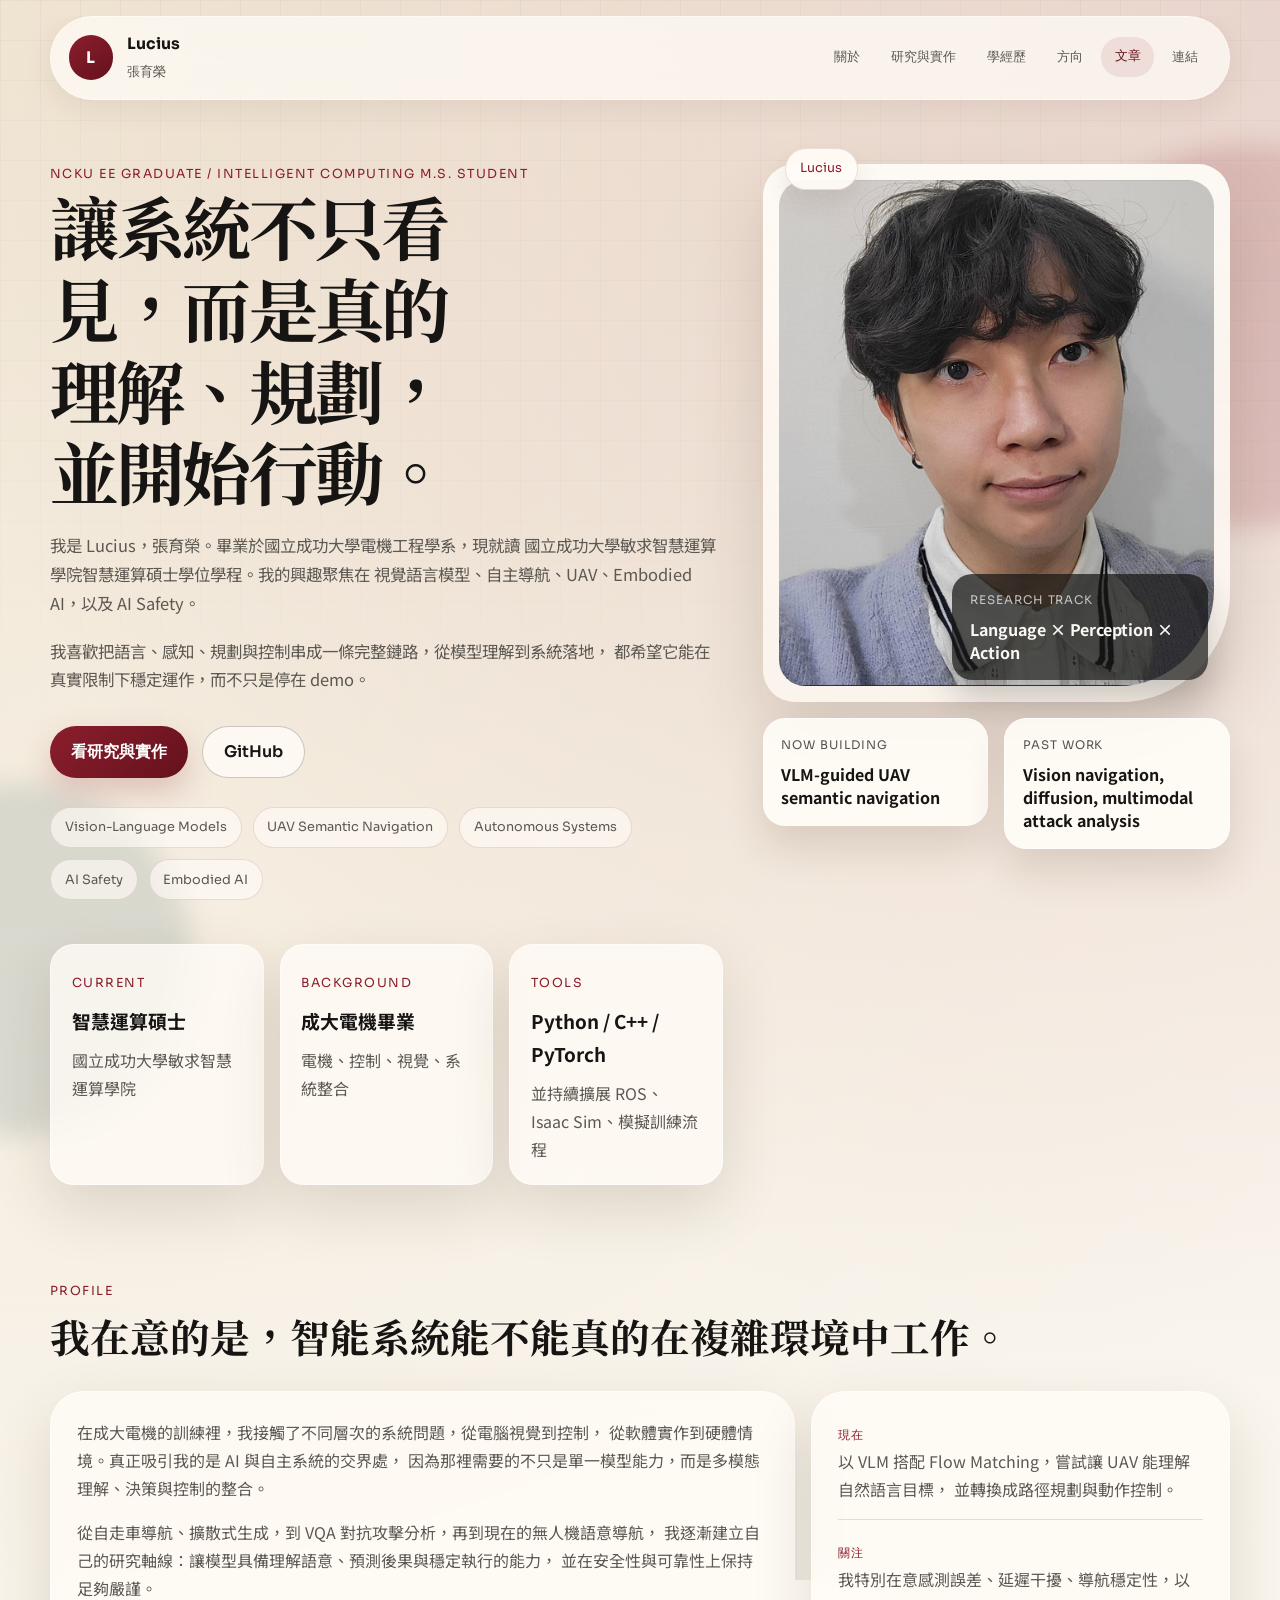
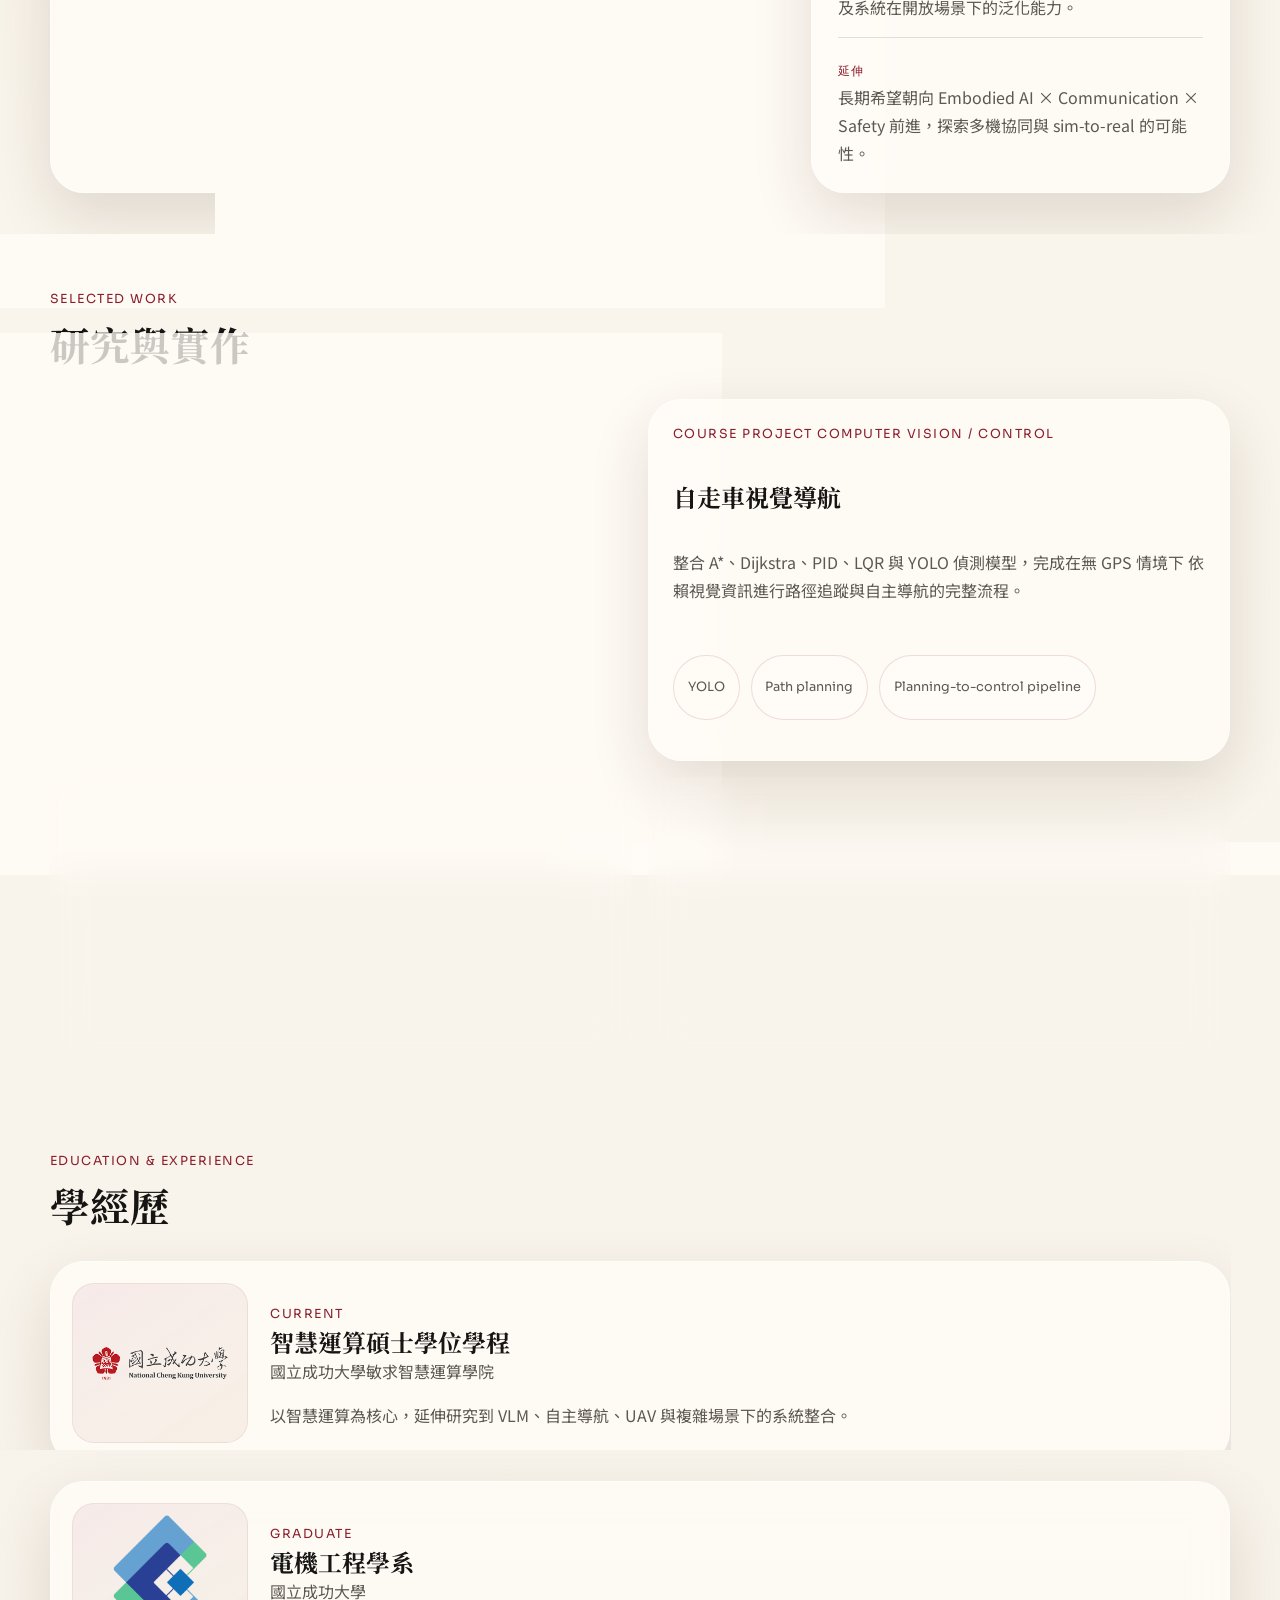
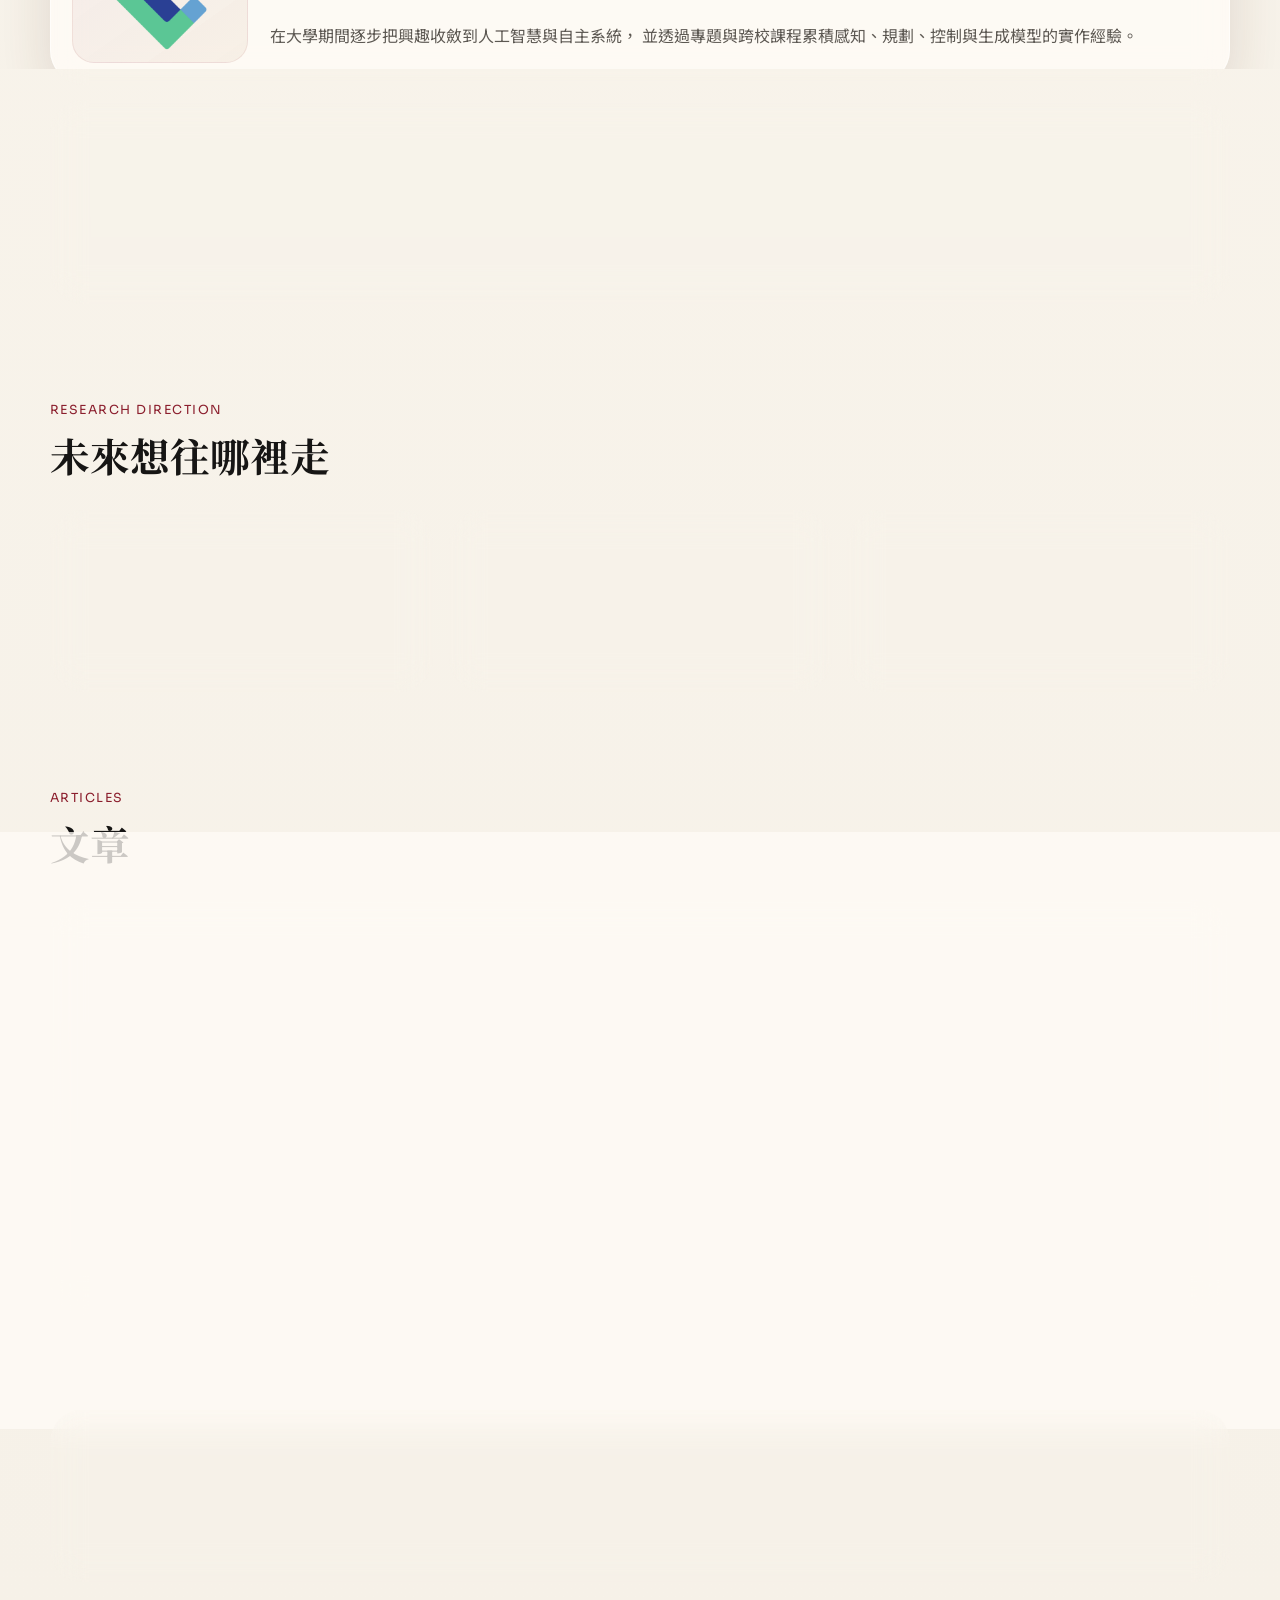
<file: index.html>
<!DOCTYPE html>
<html lang="zh-Hant">
  <head>
    <meta charset="UTF-8" />
    <meta name="viewport" content="width=device-width, initial-scale=1.0" />
    <title>Lucius | 張育榮</title>
    <meta
      name="description"
      content="Lucius 張育榮的個人網站，聚焦於視覺語言模型、自主導航、UAV 與 AI Safety。"
    />
    <link rel="preconnect" href="https://fonts.googleapis.com" />
    <link rel="preconnect" href="https://fonts.gstatic.com" crossorigin />
    <link
      href="https://fonts.googleapis.com/css2?family=Noto+Sans+TC:wght@400;500;700&family=Noto+Serif+TC:wght@600;700&family=Sora:wght@400;500;600;700&display=swap"
      rel="stylesheet"
    />
    <link rel="stylesheet" href="./styles.css" />
  </head>
  <body>
    <div class="site-shell">
      <div class="ambient ambient-one"></div>
      <div class="ambient ambient-two"></div>

      <header class="topbar">
        <a class="brand" href="#top" aria-label="回到頁首">
          <span class="brand-mark">L</span>
          <span class="brand-copy">
            <strong>Lucius</strong>
            <span>張育榮</span>
          </span>
        </a>

        <nav class="nav">
          <a href="#about">關於</a>
          <a href="#work">研究與實作</a>
          <a href="#education">學經歷</a>
          <a href="#vision">方向</a>
          <a href="#articles">文章</a>
          <a href="#links">連結</a>
        </nav>
      </header>

      <main id="top">
        <section class="hero section reveal" id="about">
          <div class="hero-copy">
            <p class="eyebrow">NCKU EE Graduate / Intelligent Computing M.S. Student</p>
            <h1>讓系統不只看見，而是真的理解、規劃，並開始行動。</h1>
            <p class="hero-intro">
              我是 Lucius，張育榮。畢業於國立成功大學電機工程學系，現就讀
              國立成功大學敏求智慧運算學院智慧運算碩士學位學程。我的興趣聚焦在
              視覺語言模型、自主導航、UAV、Embodied AI，以及 AI Safety。
            </p>
            <p class="hero-intro">
              我喜歡把語言、感知、規劃與控制串成一條完整鏈路，從模型理解到系統落地，
              都希望它能在真實限制下穩定運作，而不只是停在 demo。
            </p>

            <div class="hero-actions">
              <a class="button button-primary" href="#work">看研究與實作</a>
              <a
                class="button button-secondary"
                href="https://github.com/PaulCafe-law"
                target="_blank"
                rel="noreferrer"
              >
                GitHub
              </a>
            </div>

            <ul class="focus-list" aria-label="核心關鍵字">
              <li>Vision-Language Models</li>
              <li>UAV Semantic Navigation</li>
              <li>Autonomous Systems</li>
              <li>AI Safety</li>
              <li>Embodied AI</li>
            </ul>

          </div>

          <div class="hero-visual">
            <div class="portrait-frame">
              <span class="portrait-tag portrait-tag-top">Lucius</span>
              <img src="./assets/profile.png" alt="Lucius 張育榮" class="portrait" />
              <div class="portrait-note">
                <span>Research track</span>
                <strong>Language × Perception × Action</strong>
              </div>
            </div>
            <div class="floating-card floating-card-main">
              <span>Now building</span>
              <strong>VLM-guided UAV semantic navigation</strong>
            </div>
            <div class="floating-card floating-card-side">
              <span>Past work</span>
              <strong>Vision navigation, diffusion, multimodal attack analysis</strong>
            </div>
          </div>

          <div class="stat-grid hero-stat-grid">
            <article class="stat-card">
              <span class="stat-label">Current</span>
              <strong>智慧運算碩士</strong>
              <p>國立成功大學敏求智慧運算學院</p>
            </article>
            <article class="stat-card">
              <span class="stat-label">Background</span>
              <strong>成大電機畢業</strong>
              <p>電機、控制、視覺、系統整合</p>
            </article>
            <article class="stat-card">
              <span class="stat-label">Tools</span>
              <strong>Python / C++ / PyTorch</strong>
              <p>並持續擴展 ROS、Isaac Sim、模擬訓練流程</p>
            </article>
          </div>
        </section>

        <section class="section narrative reveal">
          <div class="section-heading">
            <p class="eyebrow">Profile</p>
            <h2>我在意的是，智能系統能不能真的在複雜環境中工作。</h2>
          </div>

          <div class="narrative-grid">
            <article class="panel panel-large">
              <p>
                在成大電機的訓練裡，我接觸了不同層次的系統問題，從電腦視覺到控制，
                從軟體實作到硬體情境。真正吸引我的是 AI 與自主系統的交界處，
                因為那裡需要的不只是單一模型能力，而是多模態理解、決策與控制的整合。
              </p>
              <p>
                從自走車導航、擴散式生成，到 VQA 對抗攻擊分析，再到現在的無人機語意導航，
                我逐漸建立自己的研究軸線：讓模型具備理解語意、預測後果與穩定執行的能力，
                並在安全性與可靠性上保持足夠嚴謹。
              </p>
            </article>

            <article class="panel panel-stack">
              <div class="mini-block">
                <span class="mini-label">現在</span>
                <p>
                  以 VLM 搭配 Flow Matching，嘗試讓 UAV 能理解自然語言目標，
                  並轉換成路徑規劃與動作控制。
                </p>
              </div>
              <div class="mini-block">
                <span class="mini-label">關注</span>
                <p>
                  我特別在意感測誤差、延遲干擾、導航穩定性，以及系統在開放場景下的泛化能力。
                </p>
              </div>
              <div class="mini-block">
                <span class="mini-label">延伸</span>
                <p>
                  長期希望朝向 Embodied AI × Communication × Safety 前進，探索多機協同與 sim-to-real 的可能性。
                </p>
              </div>
            </article>
          </div>
        </section>

        <section class="section reveal" id="work">
          <div class="section-heading">
            <p class="eyebrow">Selected Work</p>
            <h2>研究與實作</h2>
          </div>

          <div class="project-grid">
            <article class="project-card project-card-featured">
              <div class="project-meta">
                <span>Current research</span>
                <span>UAV / VLM / Flow Matching</span>
              </div>
              <h3>UAV 語意導航系統</h3>
              <p>
                建立無人機模擬環境，研究視覺語言模型在語言導引場景中的應用，
                讓系統能理解像「飛到紅色屋頂附近」這類語意指令，
                並將其轉換為路徑規劃與控制決策。
              </p>
              <ul class="tag-row">
                <li>VLM grounding</li>
                <li>Language-guided navigation</li>
                <li>Stability under noise and latency</li>
              </ul>
            </article>

            <article class="project-card">
              <div class="project-meta">
                <span>Course project</span>
                <span>Computer Vision / Control</span>
              </div>
              <h3>自走車視覺導航</h3>
              <p>
                整合 A*、Dijkstra、PID、LQR 與 YOLO 偵測模型，完成在無 GPS 情境下
                依賴視覺資訊進行路徑追蹤與自主導航的完整流程。
              </p>
              <ul class="tag-row">
                <li>YOLO</li>
                <li>Path planning</li>
                <li>Planning-to-control pipeline</li>
              </ul>
            </article>

            <article class="project-card">
              <div class="project-meta">
                <span>Generative modeling</span>
                <span>Diffusion / Multimodal</span>
              </div>
              <h3>基於擴散模型的服飾風格生成</h3>
              <p>
                以 diffusion 流程進行 text-to-image 實作，從雜訊出發學習服飾版型、
                材質與風格的條件式表徵，完成本地訓練與推論驗證。
              </p>
              <ul class="tag-row">
                <li>Diffusion</li>
                <li>Conditional generation</li>
                <li>Style synthesis</li>
              </ul>
            </article>

            <article class="project-card">
              <div class="project-meta">
                <span>AI safety study</span>
                <span>Multimodal robustness</span>
              </div>
              <h3>VQA 對抗樣本攻擊分析</h3>
              <p>
                針對 Visual Question Answering 模型設計對抗樣本，
                測試多模態系統在精心擾動下的脆弱性，並重新思考真實應用中的穩健性需求。
              </p>
              <ul class="tag-row">
                <li>Adversarial examples</li>
                <li>VQA</li>
                <li>AI Safety</li>
              </ul>
            </article>
          </div>
        </section>

        <section class="section reveal" id="education">
          <div class="section-heading">
            <p class="eyebrow">Education & Experience</p>
            <h2>學經歷</h2>
          </div>

          <div class="timeline">
            <article class="timeline-card">
              <div class="school-mark school-mark-horizontal">
                <img src="./assets/logo-ncku-transparent.png" alt="國立成功大學標誌" />
              </div>
              <div class="timeline-copy">
                <span class="time-range">Current</span>
                <h3>智慧運算碩士學位學程</h3>
                <p>國立成功大學敏求智慧運算學院</p>
                <p>
                  以智慧運算為核心，延伸研究到 VLM、自主導航、UAV 與複雜場景下的系統整合。
                </p>
              </div>
            </article>

            <article class="timeline-card">
              <div class="school-mark school-mark-square">
                <img src="./assets/logo-ee.png" alt="成大電機系標誌" />
              </div>
              <div class="timeline-copy">
                <span class="time-range">Graduate</span>
                <h3>電機工程學系</h3>
                <p>國立成功大學</p>
                <p>
                  在大學期間逐步把興趣收斂到人工智慧與自主系統，
                  並透過專題與跨校課程累積感知、規劃、控制與生成模型的實作經驗。
                </p>
              </div>
            </article>

            <article class="timeline-card">
              <div class="school-mark school-mark-text">
                <span>2021</span>
                <span>2022</span>
              </div>
              <div class="timeline-copy">
                <span class="time-range">Leadership</span>
                <h3>Google 軟體開發社社長</h3>
                <p>校園技術社群經營</p>
                <p>
                  從技術交流到活動規劃，培養了我在團隊合作、溝通紀錄與專案推進上的穩定節奏。
                </p>
              </div>
            </article>
          </div>
        </section>

        <section class="section reveal" id="vision">
          <div class="section-heading">
            <p class="eyebrow">Research Direction</p>
            <h2>未來想往哪裡走</h2>
          </div>

          <div class="vision-grid">
            <article class="vision-card">
              <span class="vision-index">01</span>
              <h3>Language to Action</h3>
              <p>讓自然語言指令能真正驅動導航、規劃與控制，不只停留在描述理解。</p>
            </article>
            <article class="vision-card">
              <span class="vision-index">02</span>
              <h3>World Modeling</h3>
              <p>把預測未來狀態的能力帶進自主系統，提升長期決策與場景泛化的品質。</p>
            </article>
            <article class="vision-card">
              <span class="vision-index">03</span>
              <h3>Safety in Deployment</h3>
              <p>把 AI safety 放在系統層思考，確保模型在真實世界部署時仍可靠可控。</p>
            </article>
          </div>
        </section>

        <section class="section reveal" id="articles">
          <div class="section-heading">
            <p class="eyebrow">Articles</p>
            <h2>文章</h2>
          </div>

          <div class="articles-grid">
            <article class="essay-card essay-card-featured">
              <div class="essay-copy">
                <p class="essay-kicker">Essay 01 / 創業哲學</p>
                <h3>當 AI 開始自己行動，誰來踩剎車？</h3>
                <p class="essay-summary">
                  這篇文章談的不是模型有多強，而是當 AI 開始真的替企業執行任務時，
                  人類究竟要把控制權交到哪一步。
                </p>
                <p class="essay-summary">
                  核心命題很直接：企業真正卡住的從來不是「AI 做不做得到」，
                  而是「人敢不敢交出去」。要讓自主系統落地，前面必須先有一層可授權、
                  可干預、可審計的控制面。
                </p>
                <ul class="tag-row essay-tags">
                  <li>創業哲學</li>
                  <li>Autonomous Systems</li>
                  <li>AI Control</li>
                </ul>
                <div class="essay-actions">
                  <a class="button button-primary" href="./articles/ai-control-plane.html">
                    閱讀全文
                  </a>
                </div>
              </div>

              <aside class="essay-aside">
                <span class="essay-aside-label">Control Plane</span>
                <p class="essay-quote">
                  AI 跑得再快，也得有軌道。人該留在哪裡，機器就能安全地走到哪裡。
                </p>
                <ul class="essay-points">
                  <li>授權：任務核可與權限有效期</li>
                  <li>邊界：禁區、閾值與自動剎車條件</li>
                  <li>干預：人工接管、降級策略、緊急中斷</li>
                  <li>審計：決策日誌、軌跡回溯、責任歸因</li>
                </ul>
              </aside>
            </article>
          </div>
        </section>
      </main>

      <footer class="footer reveal" id="links">
        <div>
          <p class="eyebrow">Links</p>
          <h2>連結</h2>
        </div>
        <div class="footer-links">
          <a href="https://github.com/PaulCafe-law" target="_blank" rel="noreferrer">GitHub</a>
          <a href="#top">Back to top</a>
        </div>
        <p class="footer-note">
          Lucius / 張育榮，專注於多模態理解、自主導航與具備落地性的智慧系統。
        </p>
      </footer>
    </div>

    <script src="./script.js"></script>
  </body>
</html>
</file>
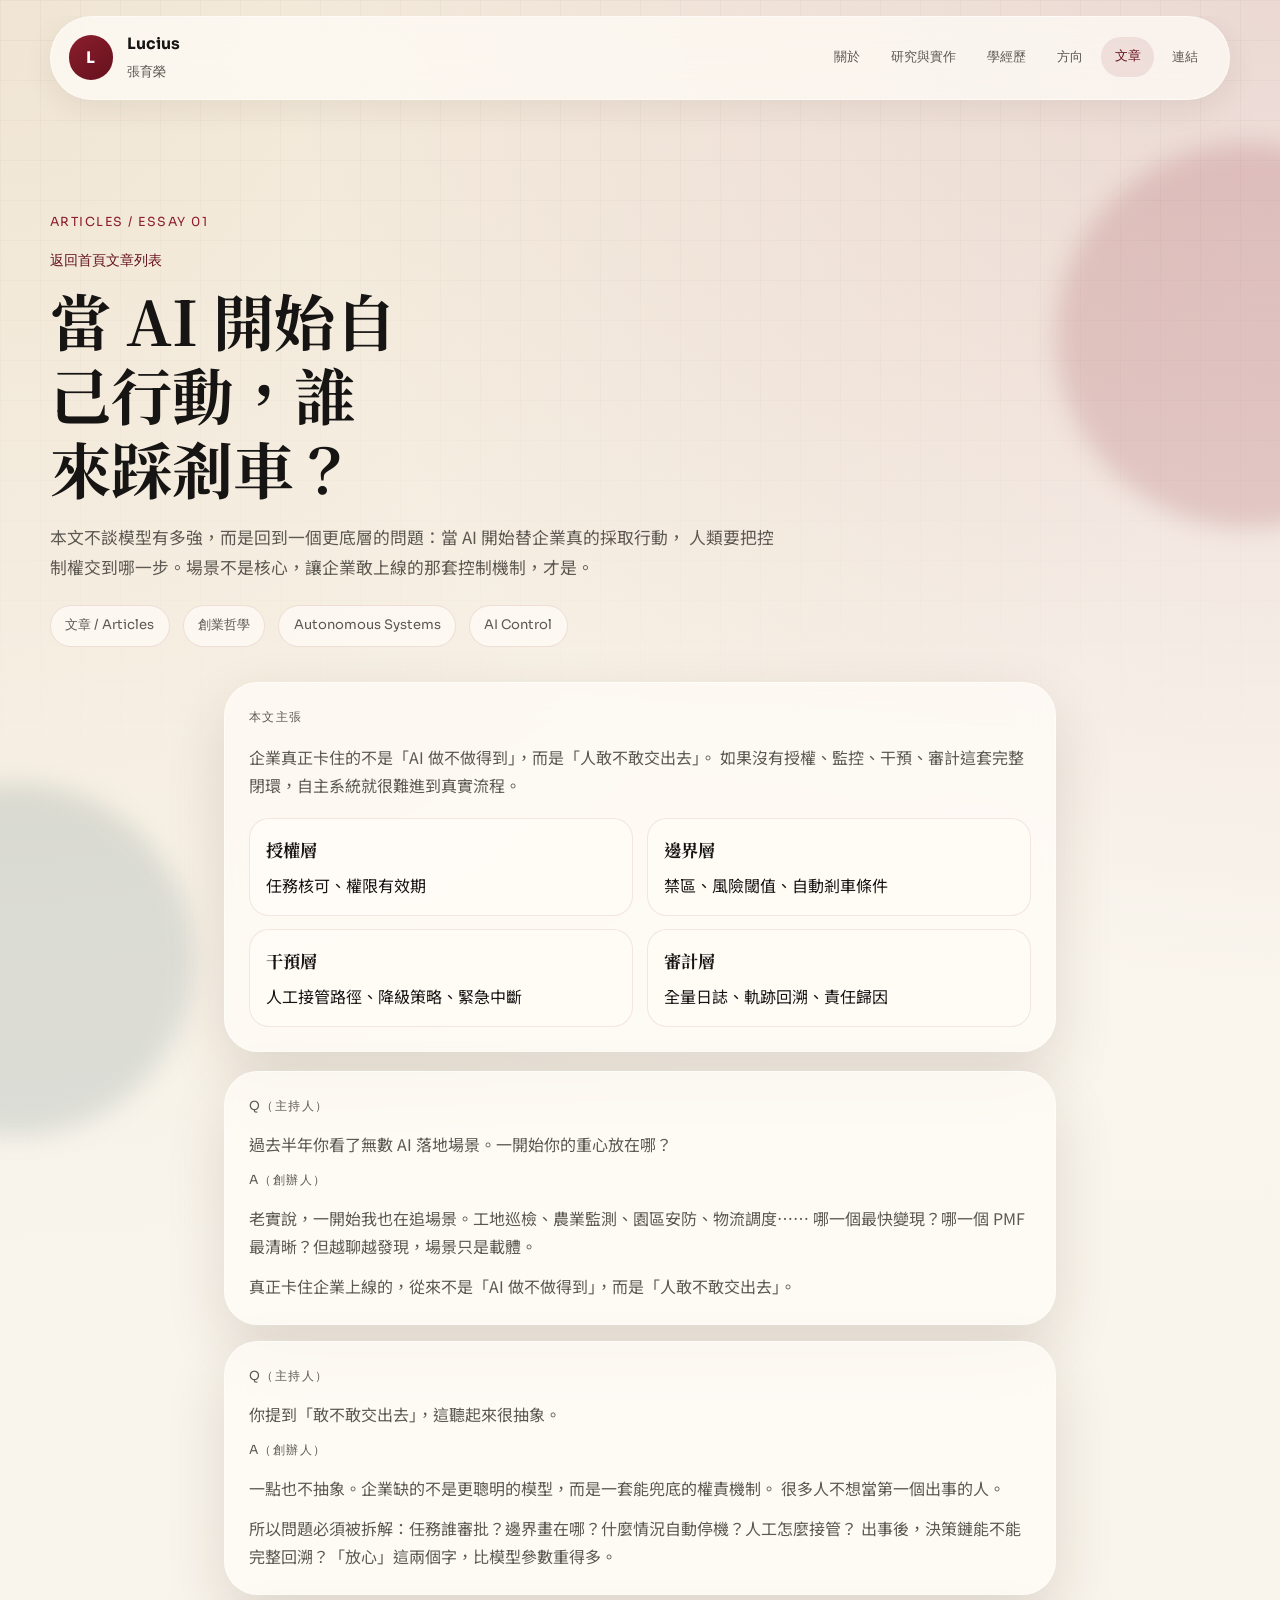
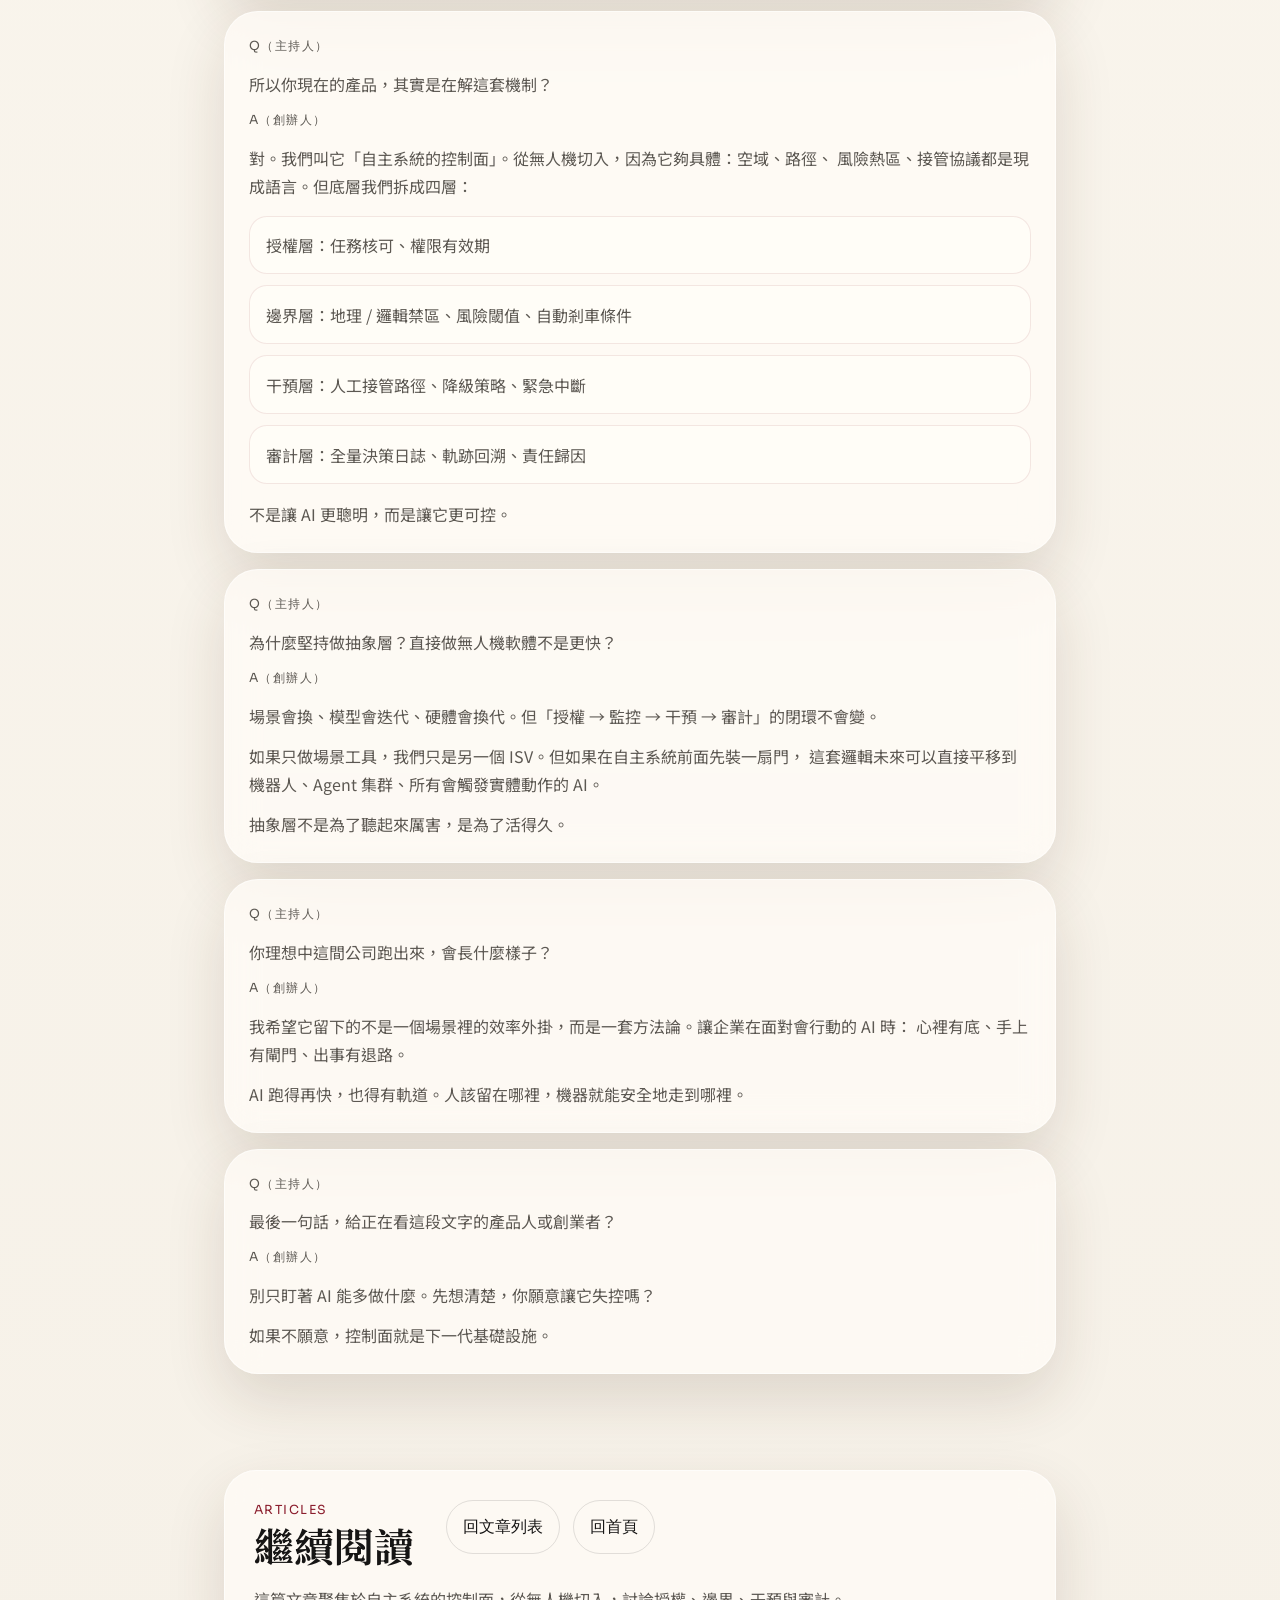
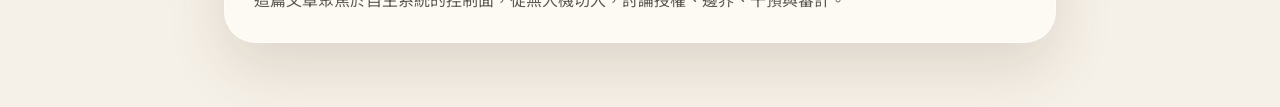
<file: articles/ai-control-plane.html>
<!DOCTYPE html>
<html lang="zh-Hant">
  <head>
    <meta charset="UTF-8" />
    <meta name="viewport" content="width=device-width, initial-scale=1.0" />
    <title>當 AI 開始自己行動，誰來踩剎車？ | Lucius</title>
    <meta
      name="description"
      content="Lucius 的文章：當 AI 開始自己行動，誰來踩剎車？談自主系統的控制面、授權、邊界、干預與審計。"
    />
    <link rel="preconnect" href="https://fonts.googleapis.com" />
    <link rel="preconnect" href="https://fonts.gstatic.com" crossorigin />
    <link
      href="https://fonts.googleapis.com/css2?family=Noto+Sans+TC:wght@400;500;700&family=Noto+Serif+TC:wght@600;700&family=Sora:wght@400;500;600;700&display=swap"
      rel="stylesheet"
    />
    <link rel="stylesheet" href="../styles.css" />
  </head>
  <body class="article-page">
    <div class="site-shell">
      <div class="ambient ambient-one"></div>
      <div class="ambient ambient-two"></div>

      <header class="topbar">
        <a class="brand" href="../index.html#top" aria-label="回到首頁">
          <span class="brand-mark">L</span>
          <span class="brand-copy">
            <strong>Lucius</strong>
            <span>張育榮</span>
          </span>
        </a>

        <nav class="nav">
          <a href="../index.html#about">關於</a>
          <a href="../index.html#work">研究與實作</a>
          <a href="../index.html#education">學經歷</a>
          <a href="../index.html#vision">方向</a>
          <a href="../index.html#articles" class="active">文章</a>
          <a href="../index.html#links">連結</a>
        </nav>
      </header>

      <main class="article-main">
        <section class="article-hero">
          <div class="article-wrap">
            <p class="article-kicker">Articles / Essay 01</p>
            <a class="article-backlink" href="../index.html#articles">返回首頁文章列表</a>
            <h1>當 AI 開始自己行動，誰來踩剎車？</h1>
            <p class="article-intro">
              本文不談模型有多強，而是回到一個更底層的問題：當 AI 開始替企業真的採取行動，
              人類要把控制權交到哪一步。場景不是核心，讓企業敢上線的那套控制機制，才是。
            </p>
            <ul class="article-meta">
              <li>文章 / Articles</li>
              <li>創業哲學</li>
              <li>Autonomous Systems</li>
              <li>AI Control</li>
            </ul>
          </div>
        </section>

        <div class="article-shell">
          <section class="article-card article-card-copy">
            <p class="article-card-label">本文主張</p>
            <p>
              企業真正卡住的不是「AI 做不做得到」，而是「人敢不敢交出去」。
              如果沒有授權、監控、干預、審計這套完整閉環，自主系統就很難進到真實流程。
            </p>
            <div class="article-control-grid">
              <div class="article-control-item">
                <strong>授權層</strong>
                <span>任務核可、權限有效期</span>
              </div>
              <div class="article-control-item">
                <strong>邊界層</strong>
                <span>禁區、風險閾值、自動剎車條件</span>
              </div>
              <div class="article-control-item">
                <strong>干預層</strong>
                <span>人工接管路徑、降級策略、緊急中斷</span>
              </div>
              <div class="article-control-item">
                <strong>審計層</strong>
                <span>全量日誌、軌跡回溯、責任歸因</span>
              </div>
            </div>
          </section>

          <article class="article-prose">
            <section class="qa-block">
              <p class="qa-label">Q（主持人）</p>
              <p>過去半年你看了無數 AI 落地場景。一開始你的重心放在哪？</p>
              <p class="qa-label qa-answer">A（創辦人）</p>
              <p>
                老實說，一開始我也在追場景。工地巡檢、農業監測、園區安防、物流調度……
                哪一個最快變現？哪一個 PMF 最清晰？但越聊越發現，場景只是載體。
              </p>
              <p>
                真正卡住企業上線的，從來不是「AI 做不做得到」，而是「人敢不敢交出去」。
              </p>
            </section>

            <section class="qa-block">
              <p class="qa-label">Q（主持人）</p>
              <p>你提到「敢不敢交出去」，這聽起來很抽象。</p>
              <p class="qa-label qa-answer">A（創辦人）</p>
              <p>
                一點也不抽象。企業缺的不是更聰明的模型，而是一套能兜底的權責機制。
                很多人不想當第一個出事的人。
              </p>
              <p>
                所以問題必須被拆解：任務誰審批？邊界畫在哪？什麼情況自動停機？人工怎麼接管？
                出事後，決策鏈能不能完整回溯？「放心」這兩個字，比模型參數重得多。
              </p>
            </section>

            <section class="qa-block">
              <p class="qa-label">Q（主持人）</p>
              <p>所以你現在的產品，其實是在解這套機制？</p>
              <p class="qa-label qa-answer">A（創辦人）</p>
              <p>
                對。我們叫它「自主系統的控制面」。從無人機切入，因為它夠具體：空域、路徑、
                風險熱區、接管協議都是現成語言。但底層我們拆成四層：
              </p>
              <ul class="article-list">
                <li>授權層：任務核可、權限有效期</li>
                <li>邊界層：地理 / 邏輯禁區、風險閾值、自動剎車條件</li>
                <li>干預層：人工接管路徑、降級策略、緊急中斷</li>
                <li>審計層：全量決策日誌、軌跡回溯、責任歸因</li>
              </ul>
              <p>不是讓 AI 更聰明，而是讓它更可控。</p>
            </section>

            <section class="qa-block">
              <p class="qa-label">Q（主持人）</p>
              <p>為什麼堅持做抽象層？直接做無人機軟體不是更快？</p>
              <p class="qa-label qa-answer">A（創辦人）</p>
              <p>
                場景會換、模型會迭代、硬體會換代。但「授權 → 監控 → 干預 → 審計」的閉環不會變。
              </p>
              <p>
                如果只做場景工具，我們只是另一個 ISV。但如果在自主系統前面先裝一扇門，
                這套邏輯未來可以直接平移到機器人、Agent 集群、所有會觸發實體動作的 AI。
              </p>
              <p>
                抽象層不是為了聽起來厲害，是為了活得久。
              </p>
            </section>

            <section class="qa-block">
              <p class="qa-label">Q（主持人）</p>
              <p>你理想中這間公司跑出來，會長什麼樣子？</p>
              <p class="qa-label qa-answer">A（創辦人）</p>
              <p>
                我希望它留下的不是一個場景裡的效率外掛，而是一套方法論。讓企業在面對會行動的 AI 時：
                心裡有底、手上有閘門、出事有退路。
              </p>
              <p>
                AI 跑得再快，也得有軌道。人該留在哪裡，機器就能安全地走到哪裡。
              </p>
            </section>

            <section class="qa-block">
              <p class="qa-label">Q（主持人）</p>
              <p>最後一句話，給正在看這段文字的產品人或創業者？</p>
              <p class="qa-label qa-answer">A（創辦人）</p>
              <p>
                別只盯著 AI 能多做什麼。先想清楚，你願意讓它失控嗎？
              </p>
              <p>
                如果不願意，控制面就是下一代基礎設施。
              </p>
            </section>
          </article>
        </div>
      </main>

      <footer class="footer article-footer">
        <div>
          <p class="eyebrow">Articles</p>
          <h2>繼續閱讀</h2>
        </div>
        <div class="footer-links">
          <a href="../index.html#articles">回文章列表</a>
          <a href="../index.html#top">回首頁</a>
        </div>
        <p class="footer-note article-footer-note">
          這篇文章聚焦於自主系統的控制面，從無人機切入，討論授權、邊界、干預與審計。
        </p>
      </footer>
    </div>
  </body>
</html>
</file>
<file: styles.css>
:root {
  --bg: #f6f1e8;
  --paper: rgba(255, 252, 247, 0.78);
  --paper-strong: rgba(255, 252, 247, 0.92);
  --ink: #161514;
  --muted: #5c5852;
  --accent: #8b1e2d;
  --accent-strong: #65111d;
  --gold: #b98a45;
  --teal: #315b64;
  --line: rgba(22, 21, 20, 0.12);
  --line-strong: rgba(22, 21, 20, 0.22);
  --shadow: 0 24px 60px rgba(69, 42, 24, 0.14);
  --radius-xl: 34px;
  --radius-lg: 24px;
  --radius-md: 18px;
  --max-width: 1180px;
}

*,
*::before,
*::after {
  box-sizing: border-box;
}

html {
  scroll-behavior: smooth;
}

body {
  margin: 0;
  min-width: 320px;
  color: var(--ink);
  font-family: "Noto Sans TC", sans-serif;
  background:
    radial-gradient(circle at top left, rgba(185, 138, 69, 0.16), transparent 36%),
    radial-gradient(circle at top right, rgba(139, 30, 45, 0.14), transparent 28%),
    linear-gradient(180deg, #fbf7ef 0%, var(--bg) 100%);
  line-height: 1.75;
}

body::before {
  position: fixed;
  inset: 0;
  z-index: -3;
  content: "";
  background-image:
    linear-gradient(rgba(22, 21, 20, 0.03) 1px, transparent 1px),
    linear-gradient(90deg, rgba(22, 21, 20, 0.03) 1px, transparent 1px);
  background-size: 40px 40px;
  mask-image: linear-gradient(180deg, rgba(0, 0, 0, 0.9), transparent 88%);
}

a {
  color: inherit;
  text-decoration: none;
}

img {
  display: block;
  max-width: 100%;
}

.site-shell {
  position: relative;
  overflow: clip;
}

.ambient {
  position: absolute;
  z-index: -2;
  border-radius: 999px;
  filter: blur(12px);
}

.ambient-one {
  top: 8rem;
  right: -10rem;
  width: 24rem;
  height: 24rem;
  background: rgba(139, 30, 45, 0.16);
}

.ambient-two {
  left: -10rem;
  top: 48rem;
  width: 22rem;
  height: 22rem;
  background: rgba(49, 91, 100, 0.14);
}

.topbar,
.section,
.footer {
  width: min(calc(100% - 2rem), var(--max-width));
  margin-inline: auto;
}

.topbar {
  position: sticky;
  top: 1rem;
  z-index: 10;
  display: flex;
  align-items: center;
  justify-content: space-between;
  gap: 1rem;
  margin-top: 1rem;
  padding: 0.9rem 1.1rem;
  background: rgba(255, 252, 247, 0.72);
  border: 1px solid rgba(255, 255, 255, 0.54);
  border-radius: 999px;
  backdrop-filter: blur(18px);
  box-shadow: 0 8px 30px rgba(69, 42, 24, 0.08);
}

.brand {
  display: inline-flex;
  align-items: center;
  gap: 0.85rem;
}

.brand-mark {
  display: grid;
  place-items: center;
  width: 2.8rem;
  height: 2.8rem;
  border-radius: 50%;
  background: linear-gradient(145deg, var(--accent), var(--accent-strong));
  color: #fff;
  font-family: "Sora", sans-serif;
  font-weight: 700;
  letter-spacing: 0.08em;
}

.brand-copy {
  display: grid;
  gap: 0.15rem;
  font-family: "Sora", sans-serif;
  font-size: 0.82rem;
  color: var(--muted);
}

.brand-copy strong {
  font-size: 0.98rem;
  color: var(--ink);
}

.nav {
  display: flex;
  flex-wrap: wrap;
  justify-content: flex-end;
  gap: 0.25rem;
}

.nav a {
  padding: 0.55rem 0.85rem;
  border-radius: 999px;
  font-family: "Sora", sans-serif;
  font-size: 0.82rem;
  color: var(--muted);
  transition: background-color 180ms ease, color 180ms ease, transform 180ms ease;
}

.nav a:hover,
.nav a.active {
  background: rgba(139, 30, 45, 0.1);
  color: var(--accent-strong);
  transform: translateY(-1px);
}

.section {
  padding: 6rem 0 0;
}

.hero {
  display: grid;
  grid-template-columns: minmax(0, 1.18fr) minmax(320px, 0.82fr);
  grid-template-areas:
    "copy visual"
    "stats visual";
  gap: 2.5rem;
  align-items: start;
  padding-top: 4rem;
}

.hero-copy {
  grid-area: copy;
}

.eyebrow,
.stat-label,
.mini-label,
.project-meta,
.time-range,
.vision-index {
  margin: 0;
  font-family: "Sora", sans-serif;
  font-size: 0.78rem;
  letter-spacing: 0.12em;
  text-transform: uppercase;
}

.eyebrow,
.stat-label,
.mini-label,
.project-meta,
.time-range {
  color: var(--accent);
}

.hero h1,
.section-heading h2,
.footer h2 {
  margin: 0;
  font-family: "Noto Serif TC", serif;
  line-height: 1.18;
}

.hero h1 {
  max-width: 11ch;
  font-size: clamp(2.8rem, 5.4vw, 5.3rem);
  letter-spacing: -0.04em;
}

.hero-intro {
  max-width: 44rem;
  margin: 1.2rem 0 0;
  font-size: 1.03rem;
  color: var(--muted);
}

.hero-actions {
  display: flex;
  flex-wrap: wrap;
  gap: 0.9rem;
  margin-top: 2rem;
}

.button {
  display: inline-flex;
  align-items: center;
  justify-content: center;
  min-height: 3.25rem;
  padding: 0 1.3rem;
  border-radius: 999px;
  font-family: "Sora", sans-serif;
  font-weight: 600;
  transition: transform 180ms ease, box-shadow 180ms ease, background-color 180ms ease;
}

.button:hover {
  transform: translateY(-2px);
}

.button-primary {
  color: #fff;
  background: linear-gradient(135deg, var(--accent), var(--accent-strong));
  box-shadow: 0 14px 32px rgba(139, 30, 45, 0.22);
}

.button-secondary {
  border: 1px solid var(--line-strong);
  background: rgba(255, 252, 247, 0.82);
}

.focus-list,
.tag-row {
  display: flex;
  flex-wrap: wrap;
  gap: 0.7rem;
  padding: 0;
  list-style: none;
}

.focus-list {
  margin: 1.8rem 0 0;
}

.focus-list li,
.tag-row li {
  padding: 0.52rem 0.86rem;
  border: 1px solid rgba(139, 30, 45, 0.14);
  border-radius: 999px;
  background: rgba(255, 252, 247, 0.62);
  font-family: "Sora", sans-serif;
  font-size: 0.8rem;
  color: var(--muted);
}

.tag-row li {
  display: inline-flex;
  align-items: center;
  min-height: 2.75rem;
  padding-block: 0.36rem;
  line-height: 1.2;
}

.stat-grid {
  display: grid;
  grid-template-columns: repeat(3, minmax(0, 1fr));
  gap: 1rem;
}

.hero-stat-grid {
  grid-area: stats;
  margin-top: 0.25rem;
}

.stat-card,
.panel,
.project-card,
.timeline-card,
.vision-card,
.footer {
  background: var(--paper);
  backdrop-filter: blur(16px);
  border: 1px solid rgba(255, 255, 255, 0.54);
  box-shadow: var(--shadow);
}

.stat-card {
  min-height: 11rem;
  padding: 1.3rem;
  border-radius: var(--radius-lg);
}

.stat-card strong {
  display: block;
  margin-top: 0.55rem;
  font-size: 1.18rem;
}

.stat-card p {
  margin: 0.6rem 0 0;
  color: var(--muted);
}

.hero-visual {
  grid-area: visual;
  position: relative;
  display: grid;
  grid-template-columns: repeat(2, minmax(0, 1fr));
  grid-template-areas:
    "portrait portrait"
    "main side";
  gap: 1rem;
  max-width: 31rem;
  margin-left: auto;
  align-items: start;
}

.portrait-frame {
  grid-area: portrait;
  position: relative;
  width: 100%;
  margin-left: 0;
  padding: 1rem;
  border-radius: 32px 32px 110px 32px;
  background:
    linear-gradient(180deg, rgba(255, 252, 247, 0.95), rgba(255, 248, 241, 0.84)),
    linear-gradient(145deg, rgba(139, 30, 45, 0.06), rgba(49, 91, 100, 0.08));
  box-shadow: 0 36px 70px rgba(69, 42, 24, 0.16);
}

.portrait {
  width: 100%;
  aspect-ratio: 0.86;
  object-fit: cover;
  border-radius: 26px 26px 96px 26px;
}

.portrait-tag {
  position: absolute;
  top: -1rem;
  left: 1.4rem;
  padding: 0.55rem 0.9rem;
  border-radius: 999px;
  background: var(--paper-strong);
  border: 1px solid rgba(139, 30, 45, 0.14);
  font-family: "Sora", sans-serif;
  font-size: 0.8rem;
  color: var(--accent);
  box-shadow: 0 12px 24px rgba(69, 42, 24, 0.1);
}

.portrait-note {
  position: absolute;
  right: 1.35rem;
  bottom: 1.35rem;
  max-width: 16rem;
  padding: 1rem 1.1rem;
  border-radius: 20px;
  background: rgba(22, 21, 20, 0.72);
  color: #faf8f2;
  box-shadow: 0 18px 36px rgba(14, 14, 14, 0.22);
}

.portrait-note span,
.floating-card span {
  display: block;
  font-family: "Sora", sans-serif;
  font-size: 0.74rem;
  letter-spacing: 0.08em;
  text-transform: uppercase;
  opacity: 0.72;
}

.portrait-note strong,
.floating-card strong {
  display: block;
  margin-top: 0.45rem;
  line-height: 1.45;
}

.floating-card {
  position: relative;
  padding: 1rem 1.1rem;
  border-radius: 22px;
  background: rgba(255, 252, 247, 0.9);
  border: 1px solid rgba(255, 255, 255, 0.64);
  box-shadow: 0 22px 40px rgba(69, 42, 24, 0.14);
}

.floating-card-main {
  grid-area: main;
  width: 100%;
  animation: floatMain 7s ease-in-out infinite;
}

.floating-card-side {
  grid-area: side;
  width: 100%;
  animation: floatSide 9s ease-in-out infinite;
}

.section-heading {
  display: grid;
  gap: 0.6rem;
  margin-bottom: 2rem;
}

.section-heading h2,
.footer h2 {
  font-size: clamp(2rem, 3.1vw, 3.4rem);
}

.narrative-grid {
  display: grid;
  grid-template-columns: 1.28fr 0.72fr;
  gap: 1rem;
}

.panel {
  min-height: 100%;
  padding: 1.6rem;
  border-radius: var(--radius-xl);
}

.panel-large p,
.mini-block p,
.project-card p,
.timeline-copy p,
.vision-card p,
.footer-note {
  margin: 0;
  color: var(--muted);
}

.panel-large p + p,
.timeline-copy p + p {
  margin-top: 1rem;
}

.panel-stack {
  display: grid;
  gap: 1rem;
}

.mini-block {
  padding-bottom: 1rem;
  border-bottom: 1px solid var(--line);
}

.mini-block:last-child {
  padding-bottom: 0;
  border-bottom: 0;
}

.project-grid {
  display: grid;
  grid-template-columns: repeat(2, minmax(0, 1fr));
  gap: 1rem;
}

.project-card {
  display: grid;
  gap: 0.9rem;
  padding: 1.5rem;
  border-radius: var(--radius-xl);
  transition: transform 220ms ease, box-shadow 220ms ease;
}

.project-card:hover,
.timeline-card:hover,
.vision-card:hover {
  transform: translateY(-4px);
  box-shadow: 0 28px 64px rgba(69, 42, 24, 0.18);
}

.project-card-featured {
  background:
    linear-gradient(180deg, rgba(139, 30, 45, 0.92), rgba(101, 17, 29, 0.95)),
    var(--paper);
  color: #fff9f4;
}

.project-card-featured .project-meta,
.project-card-featured p,
.project-card-featured .tag-row li {
  color: rgba(255, 249, 244, 0.86);
}

.project-card-featured .tag-row li {
  border-color: rgba(255, 249, 244, 0.14);
  background: rgba(255, 249, 244, 0.08);
}

.project-card h3,
.timeline-card h3,
.vision-card h3 {
  margin: 0;
  font-family: "Noto Serif TC", serif;
  font-size: 1.5rem;
  line-height: 1.3;
}

.timeline {
  display: grid;
  gap: 1rem;
}

.timeline-card {
  display: grid;
  grid-template-columns: 11rem minmax(0, 1fr);
  gap: 1.4rem;
  align-items: center;
  padding: 1.3rem;
  border-radius: var(--radius-xl);
  transition: transform 220ms ease, box-shadow 220ms ease;
}

.school-mark {
  display: grid;
  place-items: center;
  align-self: stretch;
  min-height: 10rem;
  border-radius: 22px;
  background:
    linear-gradient(145deg, rgba(139, 30, 45, 0.08), rgba(185, 138, 69, 0.1)),
    rgba(255, 255, 255, 0.42);
  border: 1px solid rgba(139, 30, 45, 0.08);
  overflow: hidden;
}

.school-mark-horizontal img {
  width: 78%;
  max-width: 15rem;
  object-fit: contain;
}

.school-mark-square img {
  width: 55%;
  object-fit: contain;
}

.school-mark-text {
  font-family: "Sora", sans-serif;
  font-size: 1.8rem;
  font-weight: 700;
  color: var(--accent-strong);
}

.vision-grid {
  display: grid;
  grid-template-columns: repeat(3, minmax(0, 1fr));
  gap: 1rem;
}

.articles-grid {
  display: grid;
  gap: 1rem;
}

.essay-card {
  display: grid;
  gap: 1rem;
  padding: 1.6rem;
  border-radius: var(--radius-xl);
  background: var(--paper);
  backdrop-filter: blur(16px);
  border: 1px solid rgba(255, 255, 255, 0.54);
  box-shadow: var(--shadow);
}

.essay-card-featured {
  grid-template-columns: minmax(0, 1.15fr) minmax(18rem, 0.85fr);
  align-items: stretch;
}

.essay-copy,
.essay-aside {
  min-width: 0;
}

.essay-kicker,
.essay-aside-label,
.article-kicker,
.article-card-label,
.qa-label {
  margin: 0;
  font-family: "Sora", sans-serif;
  font-size: 0.78rem;
  letter-spacing: 0.12em;
  text-transform: uppercase;
}

.essay-kicker,
.essay-aside-label,
.article-kicker,
.article-card-label,
.qa-label {
  color: var(--accent);
}

.essay-card h3,
.article-hero h1 {
  margin: 0;
  font-family: "Noto Serif TC", serif;
  line-height: 1.2;
}

.essay-card h3 {
  margin-top: 0.45rem;
  font-size: clamp(2rem, 3vw, 3rem);
}

.essay-summary,
.essay-quote,
.essay-points li,
.article-intro,
.article-prose p,
.article-card-copy p,
.article-footer-note {
  margin: 0;
  color: var(--muted);
}

.essay-summary + .essay-summary {
  margin-top: 0.85rem;
}

.essay-tags {
  margin: 1.2rem 0 0;
}

.essay-actions {
  display: flex;
  flex-wrap: wrap;
  gap: 0.9rem;
  margin-top: 1.5rem;
}

.essay-aside {
  display: grid;
  gap: 1rem;
  align-content: start;
  padding: 1.3rem;
  border-radius: calc(var(--radius-xl) - 6px);
  background:
    linear-gradient(180deg, rgba(255, 252, 247, 0.78), rgba(255, 248, 241, 0.9)),
    linear-gradient(145deg, rgba(139, 30, 45, 0.08), rgba(49, 91, 100, 0.08));
  border: 1px solid rgba(139, 30, 45, 0.1);
}

.essay-quote {
  font-family: "Noto Serif TC", serif;
  font-size: 1.2rem;
  line-height: 1.55;
  color: var(--ink);
}

.essay-points {
  display: grid;
  gap: 0.8rem;
  margin: 0;
  padding: 0;
  list-style: none;
}

.essay-points li {
  padding-top: 0.8rem;
  border-top: 1px solid var(--line);
}

.article-page .site-shell {
  padding-bottom: 2rem;
}

.article-main {
  width: min(calc(100% - 2rem), var(--max-width));
  margin-inline: auto;
  padding-top: 4rem;
}

.article-hero {
  padding-top: 3rem;
}

.article-wrap {
  max-width: 50rem;
}

.article-backlink {
  display: inline-flex;
  align-items: center;
  gap: 0.4rem;
  margin-top: 1rem;
  font-family: "Sora", sans-serif;
  font-size: 0.86rem;
  color: var(--accent-strong);
}

.article-backlink:hover {
  text-decoration: underline;
  text-underline-offset: 0.18rem;
}

.article-hero h1 {
  margin-top: 0.6rem;
  font-size: clamp(2.6rem, 4.8vw, 4.8rem);
  max-width: 10ch;
}

.article-intro {
  max-width: 46rem;
  margin-top: 1.2rem;
  font-size: 1.05rem;
}

.article-meta {
  display: flex;
  flex-wrap: wrap;
  gap: 0.8rem;
  margin-top: 1.4rem;
  padding: 0;
  list-style: none;
}

.article-meta li {
  padding: 0.55rem 0.9rem;
  border-radius: 999px;
  border: 1px solid rgba(139, 30, 45, 0.12);
  background: rgba(255, 252, 247, 0.72);
  font-family: "Sora", sans-serif;
  font-size: 0.82rem;
  color: var(--muted);
}

.article-shell {
  display: grid;
  gap: 1.2rem;
  width: min(calc(100% - 2rem), 52rem);
  margin: 2.2rem auto 0;
}

.article-card {
  padding: 1.5rem;
  border-radius: var(--radius-xl);
  background: var(--paper);
  backdrop-filter: blur(16px);
  border: 1px solid rgba(255, 255, 255, 0.54);
  box-shadow: var(--shadow);
}

.article-card-copy p + p {
  margin-top: 0.85rem;
}

.article-control-grid {
  display: grid;
  grid-template-columns: repeat(2, minmax(0, 1fr));
  gap: 0.85rem;
  margin-top: 1.2rem;
}

.article-control-item {
  padding: 1rem;
  border-radius: 20px;
  background: rgba(255, 252, 247, 0.7);
  border: 1px solid rgba(139, 30, 45, 0.1);
}

.article-control-item strong {
  display: block;
  margin-bottom: 0.35rem;
  font-family: "Noto Serif TC", serif;
  font-size: 1.08rem;
}

.article-prose {
  display: grid;
  gap: 1rem;
}

.article-list {
  display: grid;
  gap: 0.7rem;
  margin: 1rem 0;
  padding: 0;
  list-style: none;
}

.article-list li {
  padding: 0.9rem 1rem;
  border-radius: 18px;
  background: rgba(255, 252, 247, 0.72);
  border: 1px solid rgba(139, 30, 45, 0.1);
  color: var(--muted);
}

.qa-block {
  padding: 1.5rem;
  border-radius: var(--radius-xl);
  background: var(--paper);
  backdrop-filter: blur(16px);
  border: 1px solid rgba(255, 255, 255, 0.54);
  box-shadow: var(--shadow);
}

.qa-block p + p {
  margin-top: 0.75rem;
}

.qa-answer {
  margin-top: 1.1rem;
}

.article-footer {
  width: min(calc(100% - 2rem), 52rem);
  margin-inline: auto;
  margin-top: 2rem;
}

.article-footer .footer-links {
  justify-content: flex-start;
}

.vision-card {
  padding: 1.5rem;
  border-radius: var(--radius-xl);
  transition: transform 220ms ease, box-shadow 220ms ease;
}

.vision-index {
  display: inline-block;
  margin-bottom: 1rem;
  color: var(--gold);
}

.footer {
  display: grid;
  grid-template-columns: auto 1fr;
  gap: 1rem 2rem;
  align-items: start;
  margin-top: 6rem;
  margin-bottom: 2rem;
  padding: 1.8rem;
  border-radius: 32px;
}

.footer-links {
  display: flex;
  flex-wrap: wrap;
  justify-content: flex-end;
  gap: 0.8rem;
}

.footer-links a {
  padding: 0.75rem 1rem;
  border: 1px solid var(--line);
  border-radius: 999px;
  font-family: "Sora", sans-serif;
  transition: transform 180ms ease, background-color 180ms ease;
}

.footer-links a:hover {
  transform: translateY(-2px);
  background: rgba(139, 30, 45, 0.08);
}

.footer-note {
  grid-column: 1 / -1;
  max-width: 44rem;
}

.reveal {
  opacity: 0;
  transform: translateY(28px);
  transition: opacity 560ms ease, transform 560ms ease;
}

.reveal.is-visible {
  opacity: 1;
  transform: translateY(0);
}

@keyframes floatMain {
  0%,
  100% {
    transform: translateY(0);
  }
  50% {
    transform: translateY(-10px);
  }
}

@keyframes floatSide {
  0%,
  100% {
    transform: translateY(0);
  }
  50% {
    transform: translateY(12px);
  }
}

@media (max-width: 1080px) {
  .hero,
  .narrative-grid,
  .vision-grid,
  .essay-card-featured,
  .footer {
    grid-template-columns: 1fr;
  }

  .hero {
    grid-template-areas:
      "copy"
      "visual"
      "stats";
    gap: 2rem;
  }

  .hero-visual {
    max-width: 34rem;
    margin-inline: auto;
  }

  .portrait-frame {
    width: 100%;
    margin-inline: 0;
  }

  .footer-links {
    justify-content: flex-start;
  }
}

@media (max-width: 820px) {
  .topbar {
    flex-direction: column;
    align-items: stretch;
    border-radius: 28px;
  }

  .nav {
    justify-content: flex-start;
    overflow-x: auto;
    padding-bottom: 0.2rem;
  }

  .hero {
    padding-top: 3rem;
  }

  .hero h1 {
    max-width: 9.5ch;
  }

  .hero-visual {
    grid-template-columns: 1fr;
    grid-template-areas:
      "portrait"
      "main"
      "side";
  }

  .stat-grid,
  .project-grid,
  .article-control-grid {
    grid-template-columns: 1fr;
  }

  .hero-stat-grid {
    margin-top: 0;
  }

  .timeline-card {
    grid-template-columns: 1fr;
  }

  .school-mark {
    min-height: 7.8rem;
  }
}

@media (max-width: 640px) {
  .topbar,
  .section,
  .footer {
    width: min(calc(100% - 1.1rem), var(--max-width));
  }

  .section {
    padding-top: 4.5rem;
  }

  .hero {
    padding-top: 2.2rem;
  }

  .hero h1 {
    font-size: clamp(2.25rem, 12vw, 3.6rem);
  }

  .article-main {
    width: min(calc(100% - 1.1rem), var(--max-width));
    padding-top: 2.2rem;
  }

  .article-hero {
    padding-top: 2.2rem;
  }

  .article-hero h1 {
    font-size: clamp(2.1rem, 11vw, 3.4rem);
  }

  .hero-intro {
    font-size: 0.98rem;
  }

  .portrait-frame {
    padding: 0.8rem;
    border-radius: 24px 24px 80px 24px;
  }

  .portrait {
    border-radius: 18px 18px 68px 18px;
  }

  .portrait-note {
    position: static;
    max-width: none;
    margin-top: 0.8rem;
  }

  .floating-card {
    position: static;
    width: 100%;
    margin-top: 0.8rem;
    animation: none;
  }

  .focus-list li,
  .tag-row li,
  .nav a {
    font-size: 0.76rem;
  }

  .panel,
  .project-card,
  .essay-card,
  .article-card,
  .qa-block,
  .vision-card,
  .timeline-card,
  .stat-card,
  .footer {
    padding: 1.2rem;
    border-radius: 22px;
  }

  .stat-card {
    min-height: 0;
  }

  .section-heading h2,
  .footer h2 {
    font-size: clamp(1.7rem, 7vw, 2.5rem);
  }
}

@media (prefers-reduced-motion: reduce) {
  html {
    scroll-behavior: auto;
  }

  *,
  *::before,
  *::after {
    animation: none !important;
    transition-duration: 0ms !important;
  }

  .reveal {
    opacity: 1;
    transform: none;
  }
}
</file>
